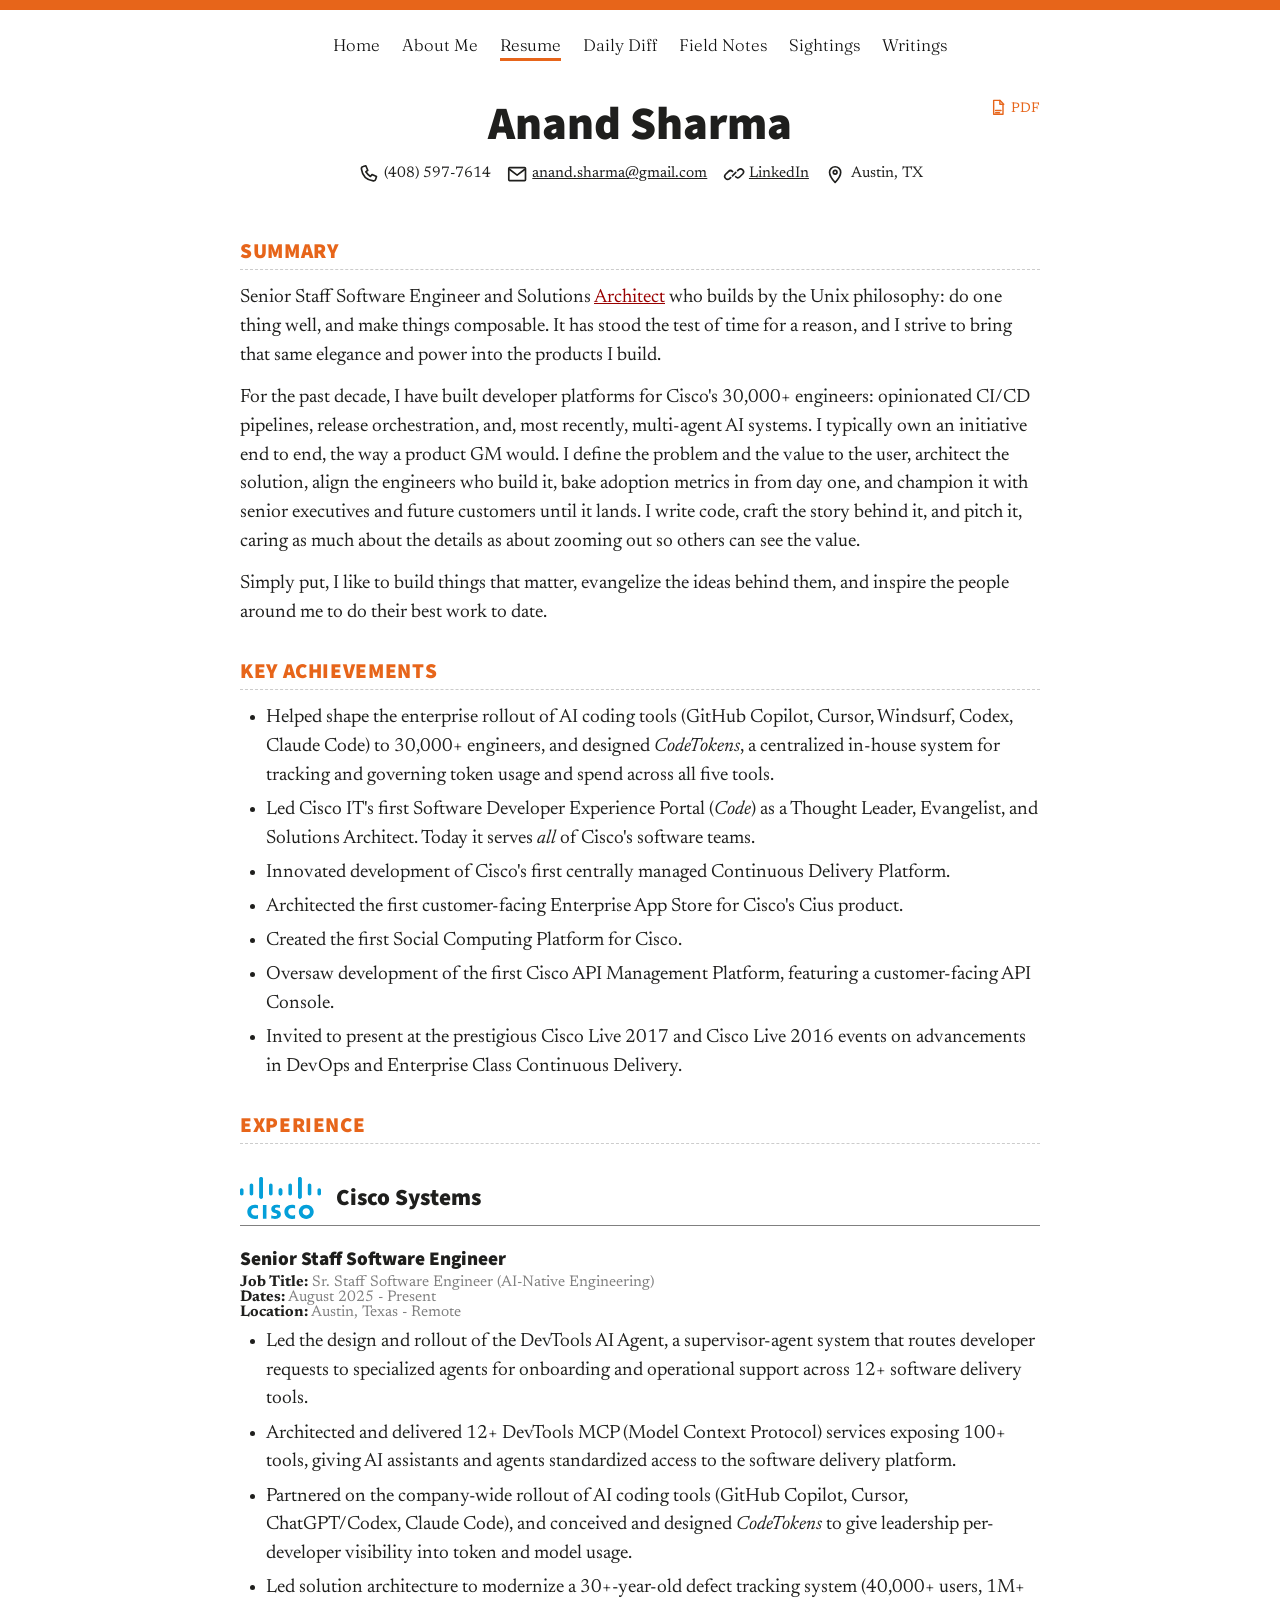
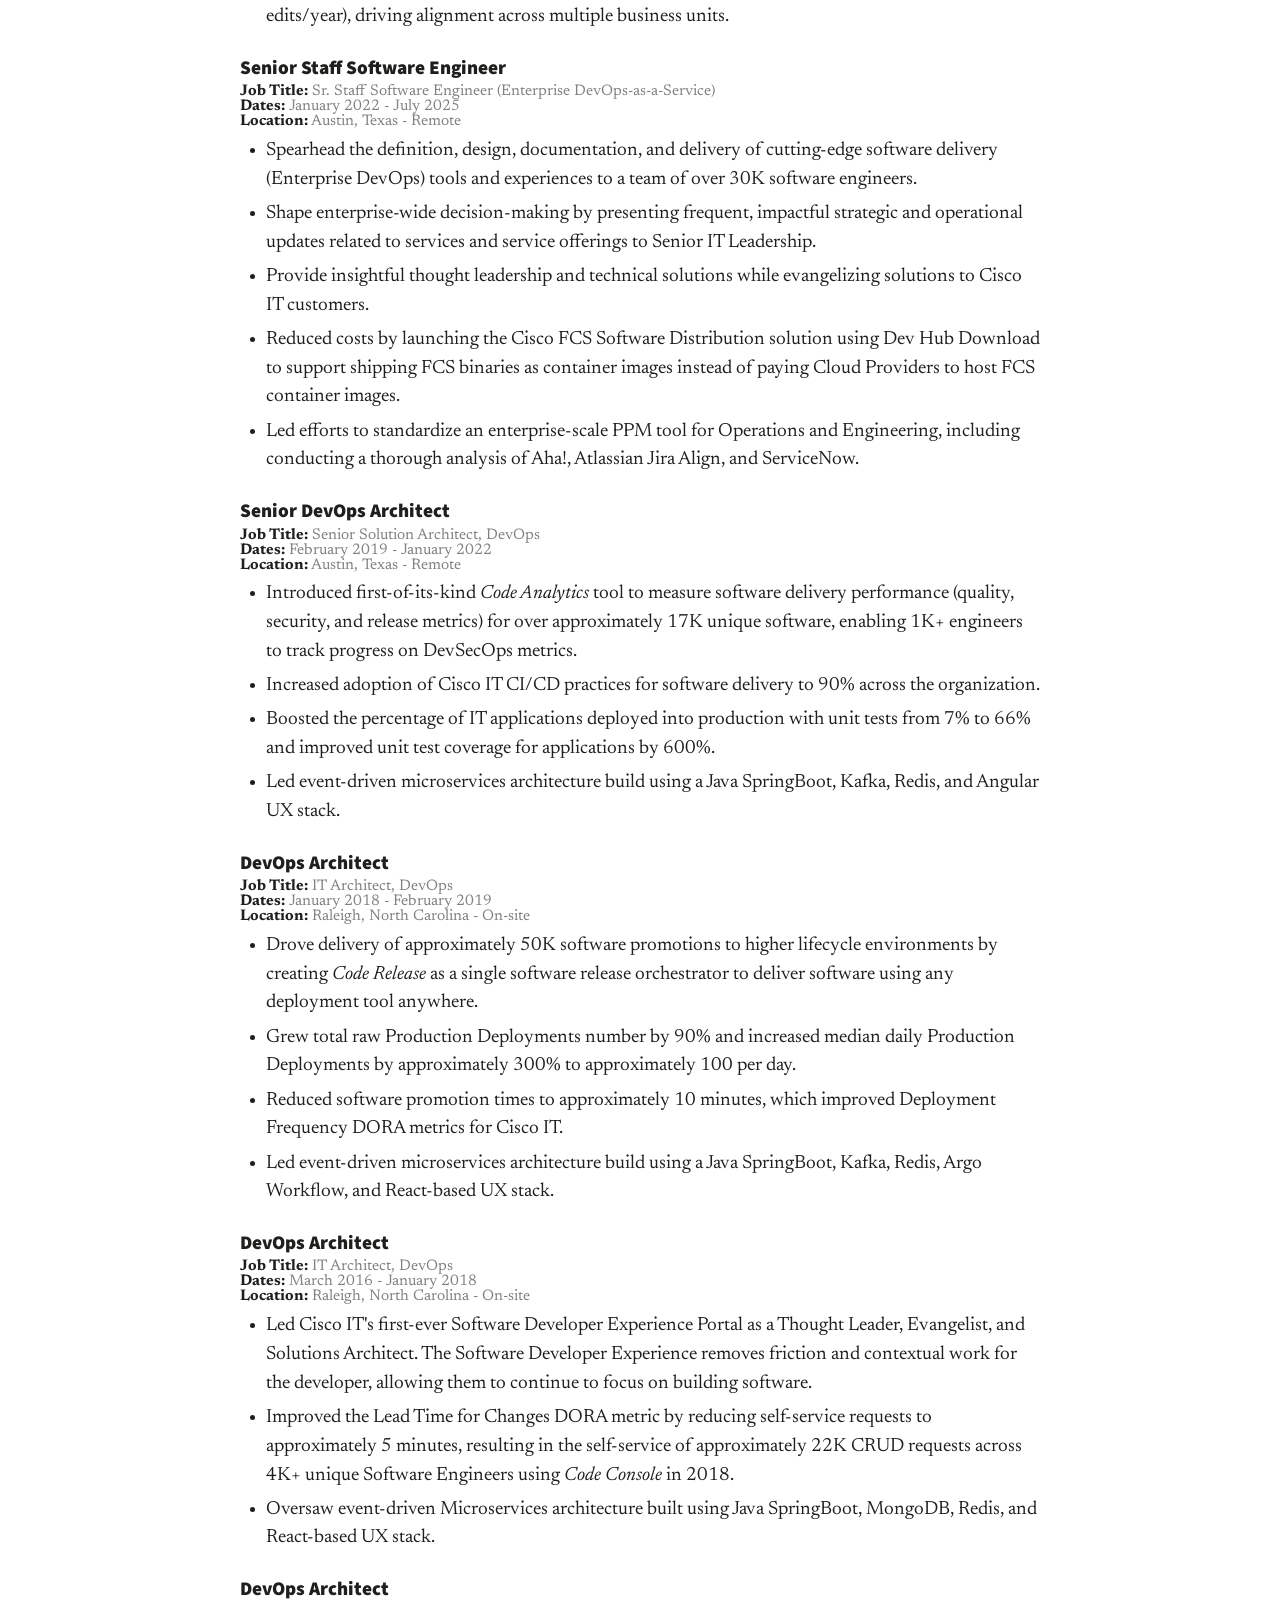
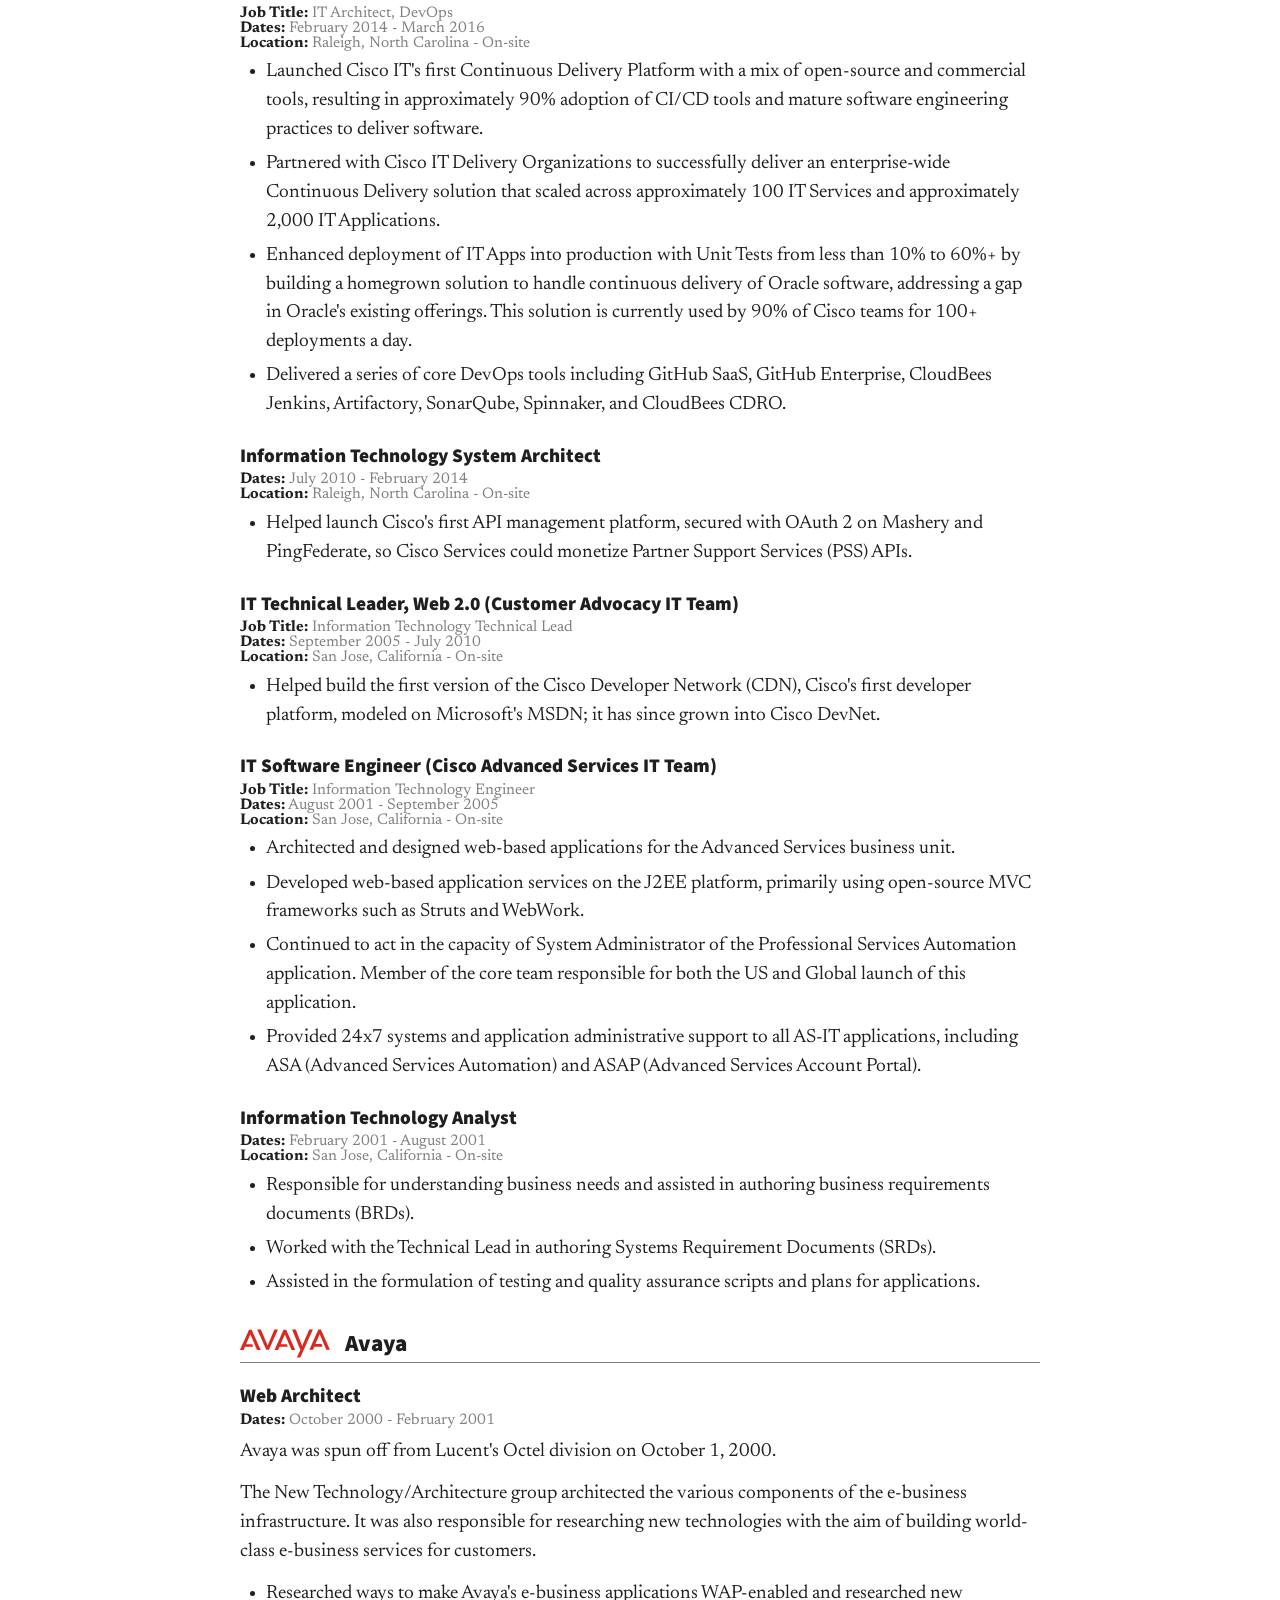
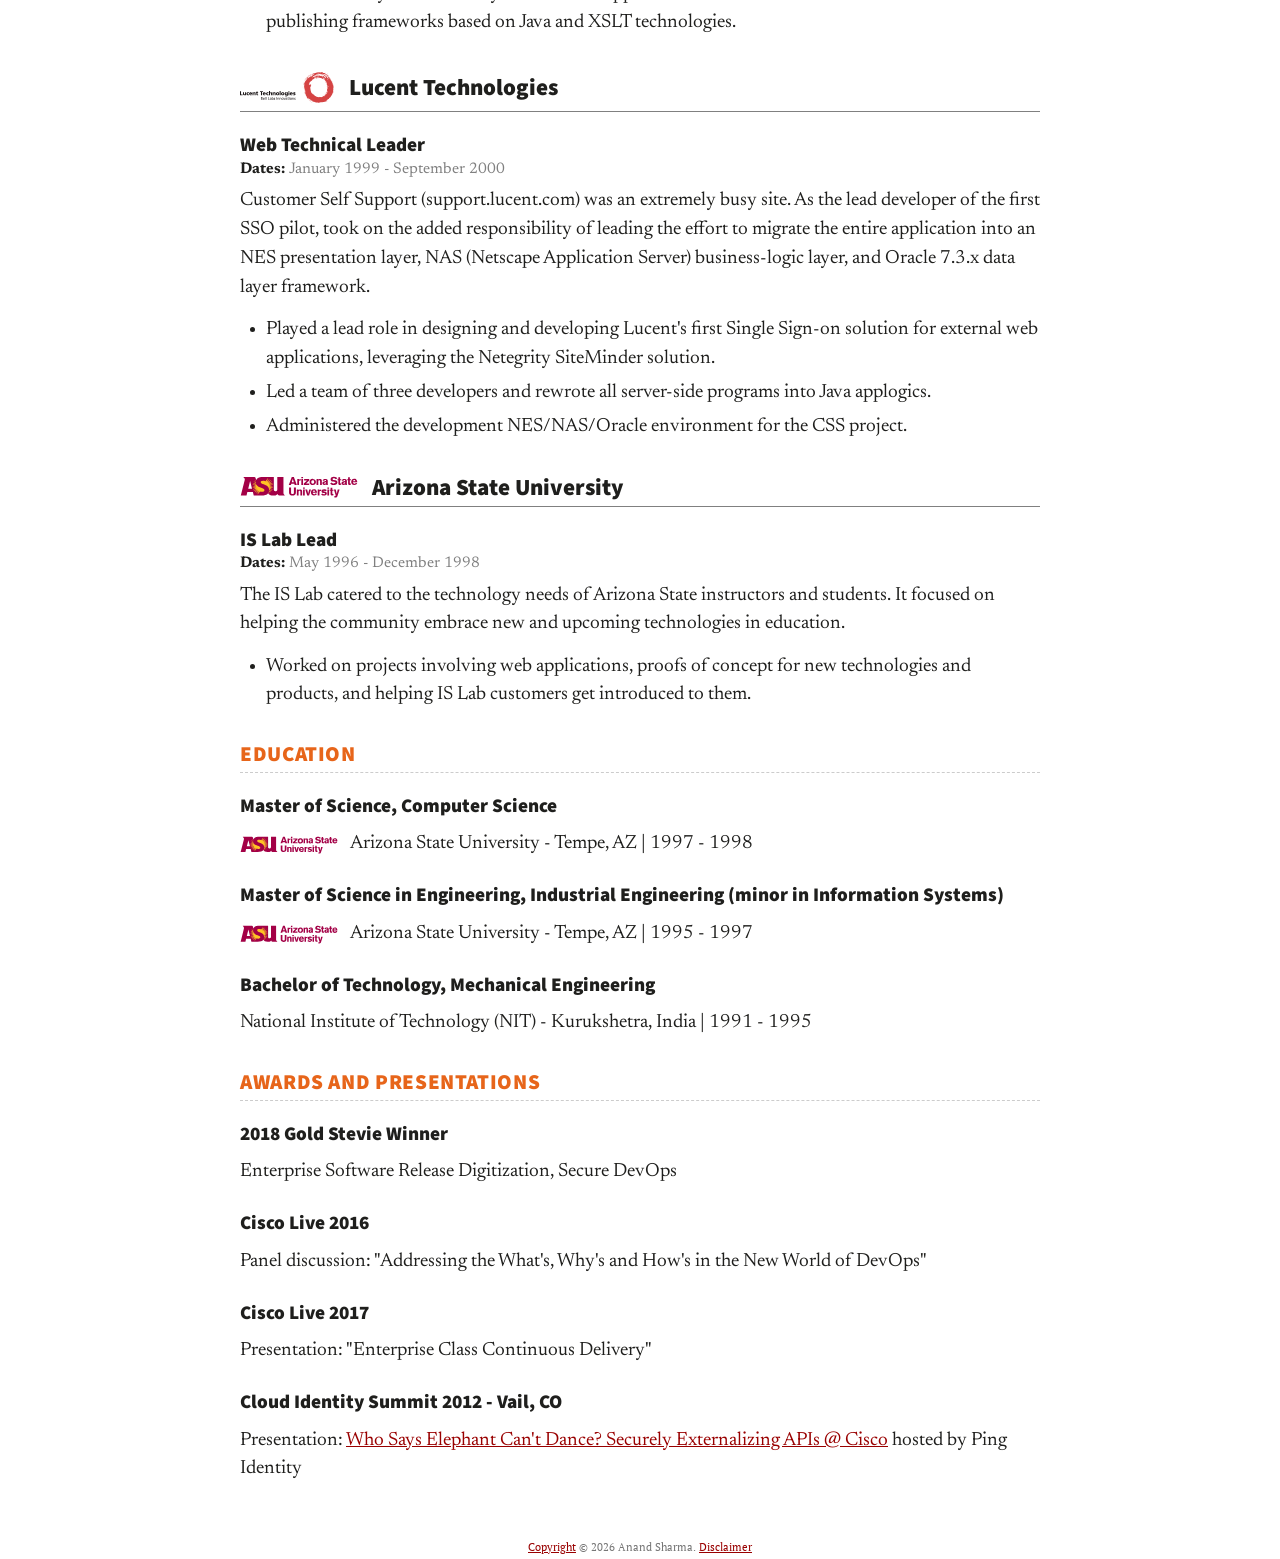
<file: index.html>
<!DOCTYPE html>
<html lang="en">

<head>
    <meta charset="utf-8">
    <meta name="viewport" content="width=device-width, initial-scale=1">
    <title>Anand Sharma's Resume</title>
    <meta name="description"
        content="Anand Sharma's resume: software architect, developer platform builder, and DevOps leader.">
        <link rel="canonical" href="https://resume.indrayam.com/">
        <meta property="og:type" content="website">
        <meta property="og:title" content="Anand Sharma&#x27;s Resume">
        <meta property="og:description" content="Anand Sharma&#x27;s resume: software architect, developer platform builder, and DevOps leader.">
        <meta property="og:url" content="https://resume.indrayam.com/">
        <meta property="og:site_name" content="Anand Sharma&#x27;s Resume">
        <meta property="og:image" content="https://resume.indrayam.com/images/og-resume.png">
        <meta property="og:image:alt" content="Anand Sharma&#x27;s Resume">
        <meta name="twitter:card" content="summary_large_image">
        <meta name="twitter:title" content="Anand Sharma&#x27;s Resume">
        <meta name="twitter:description" content="Anand Sharma&#x27;s resume: software architect, developer platform builder, and DevOps leader.">
        <meta name="twitter:image" content="https://resume.indrayam.com/images/og-resume.png">
    <meta name="content-source" content="./references/resume.md">
    <link rel="icon" href="/favicon.ico" sizes="any">
    <link rel="apple-touch-icon" href="/apple-touch-icon.png">
    <link rel="preconnect" href="https://fonts.googleapis.com">
    <link rel="preconnect" href="https://fonts.gstatic.com" crossorigin>
    <link rel="stylesheet" href="https://fonts.googleapis.com/css2?family=Fraunces:opsz,wght@9..144,300&amp;family=Lora:wght@400;700;900&amp;family=Newsreader:opsz,wght@6..72,400;6..72,700;6..72,900&amp;family=PT+Serif:wght@400;700&amp;family=Source+Sans+Pro:wght@400;700;900&amp;display=swap">
    <link rel="stylesheet" href="./style.css">
</head>

<body class="resume-site">
    <header class="site-header">
      <nav class="site-nav" aria-label="Site navigation">
        <ul>
          <li><a href="https://indrayam.com/">Home</a></li>
          <li><a href="https://blog.indrayam.com/aboutme.html">About Me</a></li>
          <li><a href="https://resume.indrayam.com/" aria-current="page">Resume</a></li>
          <li><a href="https://dailydiff.indrayam.com/">Daily Diff</a></li>
          <li><a href="https://fieldnotes.indrayam.com/">Field Notes</a></li>
          <li><a href="https://sightings.indrayam.com/">Sightings</a></li>
          <li><a href="https://blog.indrayam.com/">Writings</a></li>
        </ul>
      </nav>
    </header>

    <main class="post resume-page">
        <!-- Resume content is maintained in references/resume.md. -->
        <header class="resume-identity">
            <div class="resume-actions">
                <a class="resume-download" href="./output/pdf/anand-sharma-resume.pdf" target="_blank"
                    rel="noopener" aria-label="Open resume as PDF">
                    <svg class="resume-download-icon" xmlns="http://www.w3.org/2000/svg" viewBox="0 0 24 24" fill="none"
                        stroke="currentColor" stroke-width="1.8" stroke-linecap="round" stroke-linejoin="round"
                        aria-hidden="true">
                        <path d="M6 3h8l4 4v14H6z"></path>
                        <path d="M14 3v5h5"></path>
                        <path d="M8.5 16h7"></path>
                        <path d="M8.5 19h5"></path>
                    </svg>
                    <span>PDF</span>
                </a>
            </div>
            <h1>Anand Sharma</h1>
            <div class="resume-contact" aria-label="Contact information">
                <span class="resume-contact-item">
                    <svg class="resume-contact-icon" viewBox="0 0 24 24" aria-hidden="true">
                        <path
                            d="M6.6 3.8 9.5 3l2.1 4.8-2.1 1.7a16.6 16.6 0 0 0 5 5l1.7-2.1 4.8 2.1-.8 2.9c-.3 1.2-1.5 2-2.7 1.8C10.4 18.2 5.8 13.6 4.8 6.5 4.6 5.3 5.4 4.1 6.6 3.8Z">
                        </path>
                    </svg>
                    <span>(408) 597-7614</span>
                </span>
                <a href="mailto:anand.sharma@gmail.com">
                    <svg class="resume-contact-icon" viewBox="0 0 24 24" aria-hidden="true">
                        <rect x="3" y="5" width="18" height="14" rx="1"></rect>
                        <path d="m4 7 8 6 8-6"></path>
                    </svg>
                    <span>anand.sharma@gmail.com</span>
                </a>
                <a href="https://www.linkedin.com/in/indrayam/">
                    <svg class="resume-contact-icon" viewBox="0 0 24 24" aria-hidden="true">
                        <path d="M10.2 13.8 13.8 10.2"></path>
                        <path d="m8.2 15.8-1.1 1.1a3.2 3.2 0 0 1-4.5-4.5l3.2-3.2a3.2 3.2 0 0 1 4.5 0"></path>
                        <path d="m15.8 8.2 1.1-1.1a3.2 3.2 0 0 1 4.5 4.5l-3.2 3.2a3.2 3.2 0 0 1-4.5 0"></path>
                    </svg>
                    <span>LinkedIn</span>
                </a>
                <span class="resume-contact-item">
                    <svg class="resume-contact-icon" viewBox="0 0 24 24" aria-hidden="true">
                        <path d="M12 21s6-6.3 6-11a6 6 0 1 0-12 0c0 4.7 6 11 6 11Z"></path>
                        <circle cx="12" cy="10" r="2"></circle>
                    </svg>
                    <span>Austin, TX</span>
                </span>
            </div>
        </header>

        <h2>Summary</h2>

        <p>Senior Staff Software Engineer and Solutions <a href="/architect.html">Architect</a> who builds by the Unix
            philosophy: do one thing well, and make things composable. It has stood the test of time for a reason, and
            I strive to bring that same elegance and power into the products I build.</p>
        <p>For the past decade, I have built developer platforms for Cisco's 30,000+ engineers: opinionated CI/CD
            pipelines, release orchestration, and, most recently, multi-agent AI systems. I typically own an initiative
            end to end, the way a product GM would. I define the problem and the value to the user, architect the
            solution, align the engineers who build it, bake adoption metrics in from day one, and champion it with
            senior executives and future customers until it lands. I write code, craft the story behind it, and pitch
            it, caring as much about the details as about zooming out so others can see the value.</p>
        <p>Simply put, I like to build things that matter, evangelize the ideas behind them, and inspire the people
            around me to do their best work to date.</p>

        <h2>Key Achievements</h2>
        <ul>
            <li>Helped shape the enterprise rollout of AI coding tools (GitHub Copilot, Cursor, Windsurf, Codex, Claude
                Code) to 30,000+ engineers, and designed <em>CodeTokens</em>, a centralized in-house system for tracking and
                governing token usage and spend across all five tools.</li>
            <li>Led Cisco IT's first Software Developer Experience Portal (<em>Code</em>) as a Thought Leader,
                Evangelist, and Solutions Architect. Today it serves <em>all</em> of Cisco's software teams.</li>
            <li>Innovated development of Cisco's first centrally managed Continuous Delivery Platform.</li>
            <li>Architected the first customer-facing Enterprise App Store for Cisco's Cius product.</li>
            <li>Created the first Social Computing Platform for Cisco.</li>
            <li>Oversaw development of the first Cisco API Management Platform, featuring a customer-facing API Console.
            </li>
            <li>Invited to present at the prestigious Cisco Live 2017 and Cisco Live 2016 events on advancements in
                DevOps and Enterprise Class Continuous Delivery.</li>
        </ul>

        <h2>Experience</h2>

        <h3 class="resume-employer">
            <span class="resume-brand-logo resume-brand-cisco" aria-hidden="true"><img src="./images/cisco.svg"
                    alt="" loading="lazy" decoding="async"></span>
            <span>Cisco Systems</span>
        </h3>

        <section class="resume-role">
            <h4>Senior Staff Software Engineer</h4>
            <p class="resume-meta"><strong>Job Title:</strong> Sr. Staff Software Engineer (AI-Native
                Engineering)<br><strong>Dates:</strong> August 2025 - Present<br><strong>Location:</strong>
                Austin, Texas - Remote</p>
            <ul>
                <li>Led the design and rollout of the DevTools AI Agent, a supervisor-agent system that routes developer
                    requests to specialized agents for onboarding and operational support across 12+ software delivery
                    tools.</li>
                <li>Architected and delivered 12+ DevTools MCP (Model Context Protocol) services exposing 100+ tools,
                    giving AI assistants and agents standardized access to the software delivery platform.</li>
                <li>Partnered on the company-wide rollout of AI coding tools (GitHub Copilot, Cursor, ChatGPT/Codex,
                    Claude Code), and conceived and designed <em>CodeTokens</em> to give leadership per-developer visibility into
                    token and model usage.</li>
                <li>Led solution architecture to modernize a 30+-year-old defect tracking system (40,000+ users, 1M+
                    edits/year), driving alignment across multiple business units.</li>
            </ul>
        </section>

        <section class="resume-role">
            <h4>Senior Staff Software Engineer</h4>
            <p class="resume-meta"><strong>Job Title:</strong> Sr. Staff Software Engineer (Enterprise
                DevOps-as-a-Service)<br><strong>Dates:</strong> January 2022 - July 2025<br><strong>Location:</strong>
                Austin, Texas - Remote</p>
            <ul>
                <li>Spearhead the definition, design, documentation, and delivery of cutting-edge software delivery
                    (Enterprise DevOps) tools and experiences to a team of over 30K software engineers.</li>
                <li>Shape enterprise-wide decision-making by presenting frequent, impactful strategic and operational
                    updates related to services and service offerings to Senior IT Leadership.</li>
                <li>Provide insightful thought leadership and technical solutions while evangelizing solutions to Cisco
                    IT customers.</li>
                <li>Reduced costs by launching the Cisco FCS Software Distribution solution using Dev Hub Download to
                    support shipping FCS binaries as container images instead of paying Cloud Providers to host FCS
                    container images.</li>
                <li>Led efforts to standardize an enterprise-scale PPM tool for Operations and Engineering, including
                    conducting a thorough analysis of Aha!, Atlassian Jira Align, and ServiceNow.</li>
            </ul>
        </section>

        <section class="resume-role">
            <h4>Senior DevOps Architect</h4>
            <p class="resume-meta"><strong>Job Title:</strong> Senior Solution Architect,
                DevOps<br><strong>Dates:</strong> February 2019 - January 2022<br><strong>Location:</strong> Austin,
                Texas - Remote</p>
            <ul>
                <li>Introduced first-of-its-kind <em>Code Analytics</em> tool to measure software delivery performance (quality,
                    security, and release metrics) for over approximately 17K unique software, enabling 1K+ engineers to
                    track progress on DevSecOps metrics.</li>
                <li>Increased adoption of Cisco IT CI/CD practices for software delivery to 90% across the organization.
                </li>
                <li>Boosted the percentage of IT applications deployed into production with unit tests from 7% to 66%
                    and improved unit test coverage for applications by 600%.</li>
                <li>Led event-driven microservices architecture build using a Java SpringBoot, Kafka, Redis, and Angular
                    UX stack.</li>
            </ul>
        </section>

        <section class="resume-role">
            <h4>DevOps Architect</h4>
            <p class="resume-meta"><strong>Job Title:</strong> IT Architect, DevOps<br><strong>Dates:</strong> January
                2018 - February 2019<br><strong>Location:</strong> Raleigh, North Carolina - On-site</p>
            <ul>
                <li>Drove delivery of approximately 50K software promotions to higher lifecycle environments by creating
                    <em>Code Release</em> as a single software release orchestrator to deliver software using any deployment tool
                    anywhere.</li>
                <li>Grew total raw Production Deployments number by 90% and increased median daily Production
                    Deployments by approximately 300% to approximately 100 per day.</li>
                <li>Reduced software promotion times to approximately 10 minutes, which improved Deployment Frequency
                    DORA metrics for Cisco IT.</li>
                <li>Led event-driven microservices architecture build using a Java SpringBoot, Kafka, Redis, Argo
                    Workflow, and React-based UX stack.</li>
            </ul>
        </section>

        <section class="resume-role">
            <h4>DevOps Architect</h4>
            <p class="resume-meta"><strong>Job Title:</strong> IT Architect, DevOps<br><strong>Dates:</strong> March
                2016 - January 2018<br><strong>Location:</strong> Raleigh, North Carolina - On-site</p>
            <ul>
                <li>Led Cisco IT's first-ever Software Developer Experience Portal as a Thought Leader, Evangelist, and
                    Solutions Architect. The Software Developer Experience removes friction and contextual work for the
                    developer, allowing them to continue to focus on building software.</li>
                <li>Improved the Lead Time for Changes DORA metric by reducing self-service requests to approximately 5
                    minutes, resulting in the self-service of approximately 22K CRUD requests across 4K+ unique Software
                    Engineers using <em>Code Console</em> in 2018.</li>
                <li>Oversaw event-driven Microservices architecture built using Java SpringBoot, MongoDB, Redis, and
                    React-based UX stack.</li>
            </ul>
        </section>

        <section class="resume-role">
            <h4>DevOps Architect</h4>
            <p class="resume-meta"><strong>Job Title:</strong> IT Architect, DevOps<br><strong>Dates:</strong>
                February 2014 - March 2016<br><strong>Location:</strong> Raleigh, North Carolina - On-site</p>
            <ul>
                <li>Launched Cisco IT's first Continuous Delivery Platform with a mix of open-source and commercial
                    tools, resulting in approximately 90% adoption of CI/CD tools and mature software engineering
                    practices to deliver software.</li>
                <li>Partnered with Cisco IT Delivery Organizations to successfully deliver an enterprise-wide Continuous
                    Delivery solution that scaled across approximately 100 IT Services and approximately 2,000 IT
                    Applications.</li>
                <li>Enhanced deployment of IT Apps into production with Unit Tests from less than 10% to 60%+ by
                    building a homegrown solution to handle continuous delivery of Oracle software, addressing a gap in
                    Oracle's existing offerings. This solution is currently used by 90% of Cisco teams for 100+
                    deployments a day.</li>
                <li>Delivered a series of core DevOps tools including GitHub SaaS, GitHub Enterprise, CloudBees Jenkins,
                    Artifactory, SonarQube, Spinnaker, and CloudBees CDRO.</li>
            </ul>
        </section>

        <section class="resume-role">
            <h4>Information Technology System Architect</h4>
            <p class="resume-meta"><strong>Dates:</strong> July 2010 - February 2014<br><strong>Location:</strong>
                Raleigh, North Carolina - On-site</p>
            <ul>
                <li>Helped launch Cisco's first API management platform, secured with OAuth 2 on Mashery and
                    PingFederate, so Cisco Services could monetize Partner Support Services (PSS) APIs.</li>
            </ul>
        </section>

        <section class="resume-role">
            <h4>IT Technical Leader, Web 2.0 (Customer Advocacy IT Team)</h4>
            <p class="resume-meta"><strong>Job Title:</strong> Information Technology Technical
                Lead<br><strong>Dates:</strong> September 2005 - July 2010<br><strong>Location:</strong> San Jose,
                California - On-site</p>
            <ul>
                <li>Helped build the first version of the Cisco Developer Network (CDN), Cisco's first developer
                    platform, modeled on Microsoft's MSDN; it has since grown into Cisco DevNet.</li>
            </ul>
        </section>

        <section class="resume-role">
            <h4>IT Software Engineer (Cisco Advanced Services IT Team)</h4>
            <p class="resume-meta"><strong>Job Title:</strong> Information Technology Engineer<br><strong>Dates:</strong> August 2001 - September 2005<br><strong>Location:</strong> San Jose,
                California - On-site</p>
            <ul>
                <li>Architected and designed web-based applications for the Advanced Services business unit.</li>
                <li>Developed web-based application services on the J2EE platform, primarily using open-source MVC
                    frameworks such as Struts and WebWork.</li>
                <li>Continued to act in the capacity of System Administrator of the Professional Services Automation
                    application. Member of the core team responsible for both the US and Global launch of this
                    application.</li>
                <li>Provided 24x7 systems and application administrative support to all AS-IT applications, including
                    ASA (Advanced Services Automation) and ASAP (Advanced Services Account Portal).</li>
            </ul>
        </section>

        <section class="resume-role">
            <h4>Information Technology Analyst</h4>
            <p class="resume-meta"><strong>Dates:</strong> February 2001 - August 2001<br><strong>Location:</strong> San Jose,
                California - On-site</p>
            <ul>
                <li>Responsible for understanding business needs and assisted in authoring business requirements
                    documents (BRDs).</li>
                <li>Worked with the Technical Lead in authoring Systems Requirement Documents (SRDs).</li>
                <li>Assisted in the formulation of testing and quality assurance scripts and plans for applications.
                </li>
            </ul>
        </section>

        <h3 class="resume-employer">
            <span class="resume-brand-logo resume-brand-avaya" aria-hidden="true"><img src="./images/avaya.svg"
                    alt="" loading="lazy" decoding="async"></span>
            <span>Avaya</span>
        </h3>
        <section class="resume-role">
            <h4>Web Architect</h4>
            <p class="resume-meta"><strong>Dates:</strong> October 2000 - February 2001</p>
            <p>Avaya was spun off from Lucent's Octel division on October 1, 2000.</p>
            <p>The New Technology/Architecture group architected the various components of the e-business
                infrastructure. It was also responsible for researching new technologies with the aim of building
                world-class e-business services for customers.</p>
            <ul>
                <li>Researched ways to make Avaya's e-business applications WAP-enabled and researched new publishing
                    frameworks based on Java and XSLT technologies.</li>
            </ul>
        </section>

        <h3 class="resume-employer">
            <span class="resume-brand-logo resume-brand-lucent" aria-hidden="true"><img src="./images/lucent.svg"
                    alt="" loading="lazy" decoding="async"></span>
            <span>Lucent Technologies</span>
        </h3>
        <section class="resume-role">
            <h4>Web Technical Leader</h4>
            <p class="resume-meta"><strong>Dates:</strong> January 1999 - September 2000</p>
            <p>Customer Self Support (support.lucent.com) was an extremely busy site. As the lead developer of the first
                SSO pilot, took on the added responsibility of leading the effort to migrate the entire application into
                an NES presentation layer, NAS (Netscape Application Server) business-logic layer, and Oracle 7.3.x data
                layer framework.</p>
            <ul>
                <li>Played a lead role in designing and developing Lucent's first Single Sign-on solution for external
                    web applications, leveraging the Netegrity SiteMinder solution.</li>
                <li>Led a team of three developers and rewrote all server-side programs into Java applogics.</li>
                <li>Administered the development NES/NAS/Oracle environment for the CSS project.</li>
            </ul>
        </section>

        <h3 class="resume-employer">
            <span class="resume-brand-logo resume-brand-asu" aria-hidden="true"><img src="./images/asu.svg"
                    alt="" loading="lazy" decoding="async"></span>
            <span>Arizona State University</span>
        </h3>
        <section class="resume-role">
            <h4>IS Lab Lead</h4>
            <p class="resume-meta"><strong>Dates:</strong> May 1996 - December 1998</p>
            <p>The IS Lab catered to the technology needs of Arizona State instructors and students. It focused on
                helping the community embrace new and upcoming technologies in education.</p>
            <ul>
                <li>Worked on projects involving web applications, proofs of concept for new technologies and products,
                    and helping IS Lab customers get introduced to them.</li>
            </ul>
        </section>

        <h2>Education</h2>
        <section class="resume-role">
            <h3 class="resume-item">Master of Science, Computer Science</h3>
            <div class="resume-institution">
                <span class="resume-brand-logo resume-brand-asu" aria-hidden="true"><img src="./images/asu.svg"
                        alt="" loading="lazy" decoding="async"></span>
                <span>Arizona State University - Tempe, AZ | 1997 - 1998</span>
            </div>
        </section>
        <section class="resume-role">
            <h3 class="resume-item">Master of Science in Engineering, Industrial Engineering (minor in Information Systems)</h3>
            <div class="resume-institution">
                <span class="resume-brand-logo resume-brand-asu" aria-hidden="true"><img src="./images/asu.svg"
                        alt="" loading="lazy" decoding="async"></span>
                <span>Arizona State University - Tempe, AZ | 1995 - 1997</span>
            </div>
        </section>
        <section class="resume-role">
            <h3 class="resume-item">Bachelor of Technology, Mechanical Engineering</h3>
            <div class="resume-institution">
                <span>National Institute of Technology (NIT) - Kurukshetra, India | 1991 - 1995</span>
            </div>
        </section>

        <h2>Awards and Presentations</h2>
        <section class="resume-role">
            <h3 class="resume-item">2018 Gold Stevie Winner</h3>
            <p>Enterprise Software Release Digitization, Secure DevOps</p>
        </section>

        <section class="resume-role">
            <h3 class="resume-item">Cisco Live 2016</h3>
            <p>Panel discussion: "Addressing the What's, Why's and How's in the New World of DevOps"</p>
        </section>
        <section class="resume-role">
            <h3 class="resume-item">Cisco Live 2017</h3>
            <p>Presentation: "Enterprise Class Continuous Delivery"</p>
        </section>
        <section class="resume-role">
            <h3 class="resume-item">Cloud Identity Summit 2012 - Vail, CO</h3>
            <p>Presentation: <a
                    href="https://www.slideshare.net/slideshow/who-says-elephant-cant-dance/13698356?utm_source=clipboard_share_button&amp;utm_campaign=slideshare_make_sharing_viral_v2&amp;utm_variation=variant&amp;utm_medium=share">Who
                    Says Elephant Can't Dance? Securely Externalizing APIs @ Cisco</a> hosted by Ping Identity</p>
        </section>
    </main>

    <footer class="copyright">
        <a href="https://creativecommons.org/licenses/by-nd-nc/1.0/">Copyright</a> &copy; 2026 Anand Sharma. <a
            href="https://blog.indrayam.com/disclaimer.html">Disclaimer</a>
    </footer>
</body>

</html>
</file>
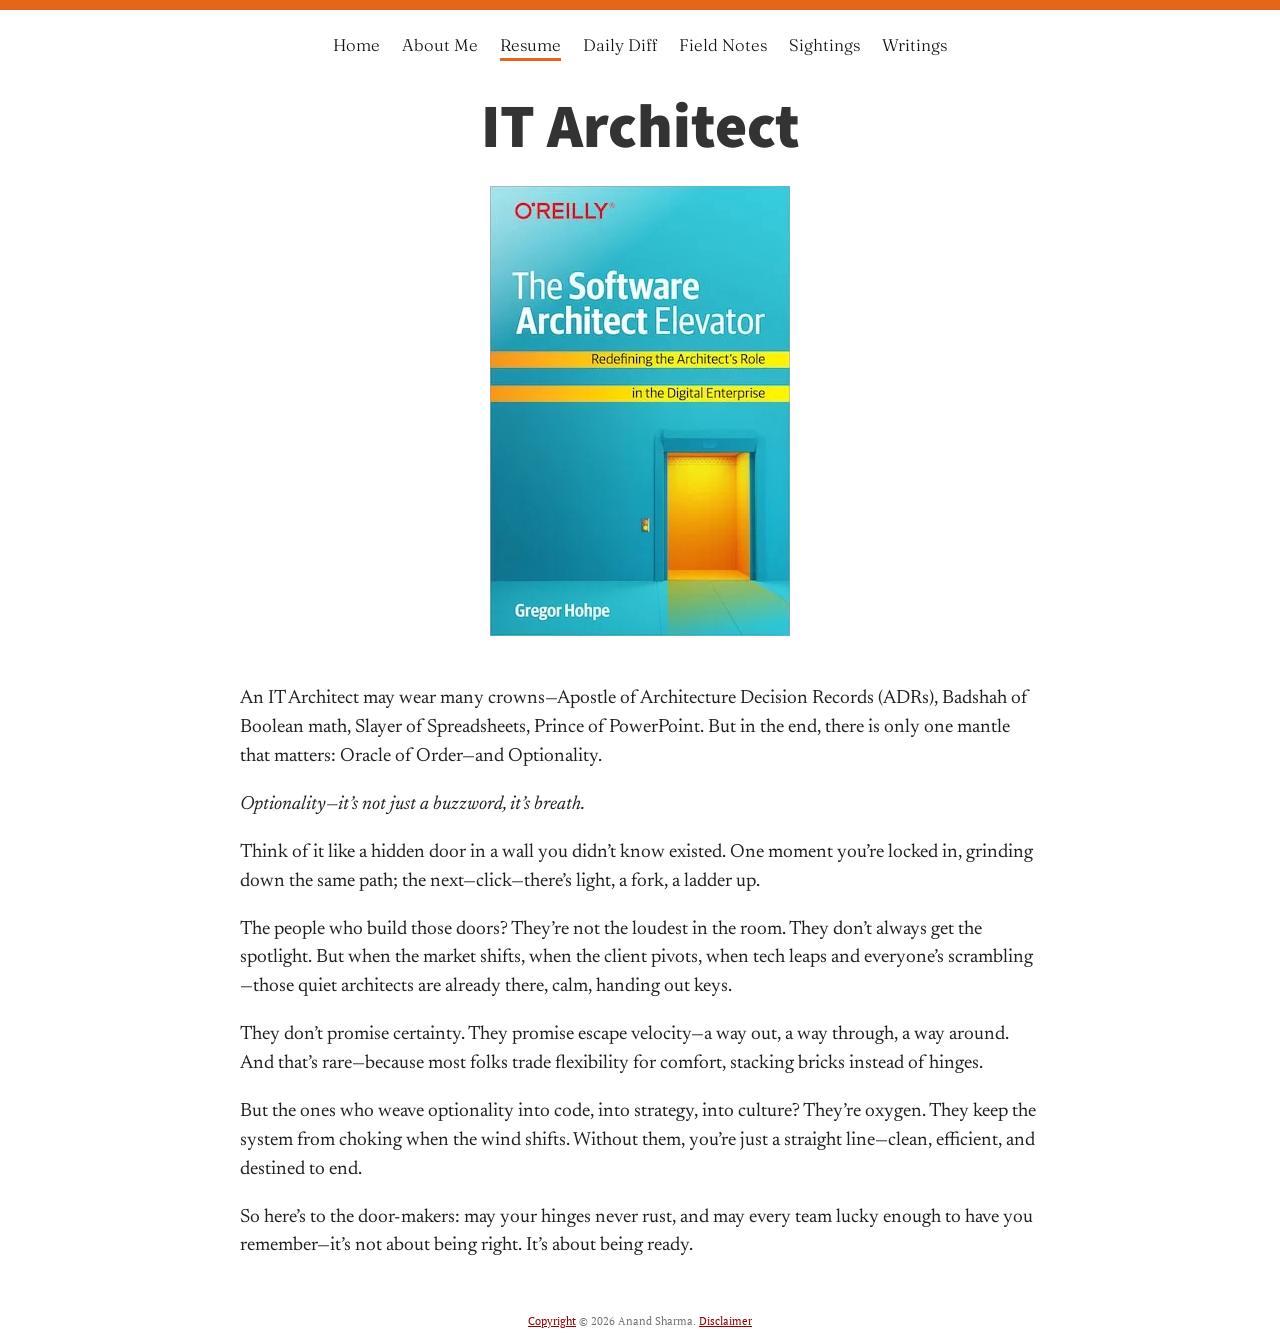
<file: architect.html>
<!DOCTYPE html>
<html lang="en">
<head>
    <meta charset="utf-8">
    <meta name="viewport" content="width=device-width, initial-scale=1">
    <title>IT Architect - Anand Sharma's Resume</title>
    <meta name="description" content="Anand Sharma's perspective on IT architecture, optionality, and building systems that stay ready for change.">
        <link rel="canonical" href="https://resume.indrayam.com/architect.html">
        <meta property="og:type" content="website">
        <meta property="og:title" content="IT Architect - Anand Sharma&#x27;s Resume">
        <meta property="og:description" content="Anand Sharma&#x27;s perspective on IT architecture, optionality, and building systems that stay ready for change.">
        <meta property="og:url" content="https://resume.indrayam.com/architect.html">
        <meta property="og:site_name" content="Anand Sharma&#x27;s Resume">
        <meta property="og:image" content="https://resume.indrayam.com/images/og-resume.png">
        <meta property="og:image:alt" content="IT Architect - Anand Sharma&#x27;s Resume">
        <meta name="twitter:card" content="summary_large_image">
        <meta name="twitter:title" content="IT Architect - Anand Sharma&#x27;s Resume">
        <meta name="twitter:description" content="Anand Sharma&#x27;s perspective on IT architecture, optionality, and building systems that stay ready for change.">
        <meta name="twitter:image" content="https://resume.indrayam.com/images/og-resume.png">
    <link rel="icon" href="/favicon.ico" sizes="any">
    <link rel="apple-touch-icon" href="/apple-touch-icon.png">
    <link rel="preconnect" href="https://fonts.googleapis.com">
    <link rel="preconnect" href="https://fonts.gstatic.com" crossorigin>
    <link rel="stylesheet" href="https://fonts.googleapis.com/css2?family=Fraunces:opsz,wght@9..144,300&amp;family=Lora:wght@400;700;900&amp;family=Newsreader:opsz,wght@6..72,400;6..72,700;6..72,900&amp;family=PT+Serif:wght@400;700&amp;family=Source+Sans+Pro:wght@400;700;900&amp;display=swap">
    <link rel="stylesheet" href="./style.css">
</head>
<body class="architect-site">
<header class="site-header">
  <nav class="site-nav" aria-label="Site navigation">
    <ul>
      <li><a href="https://indrayam.com/">Home</a></li>
      <li><a href="https://blog.indrayam.com/aboutme.html">About Me</a></li>
      <li><a href="https://resume.indrayam.com/" aria-current="page">Resume</a></li>
      <li><a href="https://dailydiff.indrayam.com/">Daily Diff</a></li>
      <li><a href="https://fieldnotes.indrayam.com/">Field Notes</a></li>
      <li><a href="https://sightings.indrayam.com/">Sightings</a></li>
      <li><a href="https://blog.indrayam.com/">Writings</a></li>
    </ul>
  </nav>
</header>

<main class="post article-page">
    <header class="page-masthead">
        <h1 class="page-masthead-name">IT Architect</h1>
    </header>

    <div class="architect-book">
        <a href="https://architectelevator.com/book/" target="_blank" rel="noopener noreferrer">
            <picture>
                <source srcset="./images/software-architect-elevator.webp" type="image/webp">
                <img src="./images/software-architect-elevator.jpg" width="300" height="450" alt="The Software Architect Elevator by Gregor Hohpe" loading="lazy" decoding="async">
            </picture>
        </a>
    </div>

    <p>An IT Architect may wear many crowns—Apostle of Architecture Decision Records (ADRs), Badshah of Boolean math, Slayer of Spreadsheets, Prince of PowerPoint. But in the end, there is only one mantle that matters: Oracle of Order—and Optionality.</p>

    <p class="architect-mantra">Optionality—it’s not just a buzzword, it’s breath.</p>

    <p>Think of it like a hidden door in a wall you didn’t know existed. One moment you’re locked in, grinding down the same path; the next—click—there’s light, a fork, a ladder up.</p>

    <p>The people who build those doors? They’re not the loudest in the room. They don’t always get the spotlight. But when the market shifts, when the client pivots, when tech leaps and everyone’s scrambling—those quiet architects are already there, calm, handing out keys.</p>

    <p>They don’t promise certainty. They promise escape velocity—a way out, a way through, a way around. And that’s rare—because most folks trade flexibility for comfort, stacking bricks instead of hinges.</p>

    <p>But the ones who weave optionality into code, into strategy, into culture? They’re oxygen. They keep the system from choking when the wind shifts. Without them, you’re just a straight line—clean, efficient, and destined to end.</p>

    <p>So here’s to the door-makers: may your hinges never rust, and may every team lucky enough to have you remember—it’s not about being right. It’s about being ready.</p>
</main>

<footer class="copyright">
    <a href="https://creativecommons.org/licenses/by-nd-nc/1.0/">Copyright</a> &copy; 2026 Anand Sharma. <a href="https://blog.indrayam.com/disclaimer.html">Disclaimer</a>
</footer>
</body>
</html>
</file>
<file: style.css>
/*  
Theme Name: Emma
Theme URI: http://indrayam.com/
Description: A simple theme with lots of orange.
Version: 1.0
Author: Anand Sharma
Author URI: http://indrayam.com/

*/

/* Shared visual vocabulary with the main site. */
:root {
	--color-text: #333333;
	--color-heading: #333333;
	--color-content: #1f1f1d;
	--color-muted: #808080;
	--color-faint: #999999;
	--color-link: #990000;
	--color-accent: #e7651a;
	--color-panel: #ffffff;
	--color-panel-alt: #fcf7f4;
	--color-border: #808080;
	--color-border-light: #cccccc;
	--color-quote-border: #ebd4c8;
	--color-archive-border: #cbd5d8;
	--color-archive-accent: #8fa6ad;
	--font-site-body: "PT Serif", Georgia, "Times New Roman", serif;
	--font-content: Newsreader, Georgia, "Times New Roman", serif;
	--font-heading: Lora, Georgia, "Times New Roman", serif;
	--font-ui: "Source Sans Pro", Arial, sans-serif;
}

/* Shared responsive baseline for every page in this project. */
html {
	max-width: 100%;
	overflow-x: hidden;
}

*,
*::before,
*::after {
	box-sizing: border-box;
}

img,
svg,
video,
canvas {
	max-width: 100%;
	height: auto;
}

iframe,
object,
embed {
	max-width: 100%;
}

.post iframe,
.post object,
.post embed {
	display: block;
	width: 100%;
}

table {
	max-width: 100%;
	overflow-x: auto;
}

.post table {
	display: block;
	width: 100%;
	overflow-x: auto;
}

pre,
code,
a {
	max-width: 100%;
	overflow-wrap: anywhere;
}

body {
	margin: 0 0 5px;
	max-width: 100%;
	overflow-x: hidden;
	color: var(--color-text);
	font-family: var(--font-site-body);
	font-size: 17px;
	background-image: url("./images/blue-dash.gif");
	border-top: 10px solid var(--color-accent);
}

h1 {
	font-family: var(--font-heading);
	font-size: 2em;
	font-weight: 900;
	line-height: normal;
	margin-top: 0pt;
	margin-bottom: 0pt;
	padding-top: 1pt;
}

h2 {
	font-family: var(--font-heading);
	font-size: 1.5em;
	font-weight: 700;
	line-height: normal;
	margin-top: 0pt;
	margin-bottom: 5pt;
	padding-top: 0pt;
	border-style: none none dashed none;
	border-color: var(--color-border-light);
	border-width: 0 0 1px 0;
}

h2 a {
	color: var(--color-heading);
	text-decoration: none;
}

h3 {
	font-size: 1.17em;
	font-weight: normal;
	line-height: normal;
	color: var(--color-muted);
	margin-top: 0pt;
	padding-top: 0pt;
}

h4 {
	font-size: 1em;
	font-weight: bold;
	line-height: normal;
	color: var(--color-muted);
	margin-top: 0pt;
	margin-bottom: 0pt;
	padding-top: 0pt;
}

a {
	color: var(--color-link);
	text-decoration: underline;
}

blockquote {
	font: normal 17px/1.6 var(--font-heading);
	margin: 1.2em clamp(10px, 5vw, 45px) 1.4em;
	border: 1px solid var(--color-quote-border);
	border-left: 4px solid var(--color-accent);
	padding: 12px 16px 10px 16px;
	background-color: var(--color-panel-alt);
}

blockquote p {
	margin: 0;
}

blockquote cite {
	display: block;
	margin-top: 10px;
	font: italic 14px/1.5 var(--font-site-body);
	color: #666666;
	text-align: right;
}

blockquote cite a {
	color: var(--color-link);
}

.archival-note {
	font: italic 11pt Georgia, "Times New Roman", Times, serif;
	line-height: 1.55;
	text-align: left;
	margin: 1.2em clamp(10px, 5vw, 45px) 1.4em;
	border: 1px solid var(--color-archive-border);
	border-left: 4px solid var(--color-archive-accent);
	padding: 12px 16px 10px 16px;
	background-color: #f4f7f7;
	color: #59666a;
}

.archival-note p {
	margin: 0;
}

pre {
	font: normal 9pt courier, sans-serif;
	margin-left: 10px; 
	margin-right: 10px; 
	border: 1px solid var(--color-accent);
	border-left: 1px solid var(--color-accent);
	padding: 5px 5px 5px 10px;
	background-color: #FFFFCC;
	overflow: auto;
	max-width: 100%;
}

/* Reusable content components */

.post {
	margin-top: 24pt;
	margin-bottom: 10pt;
	background-color: var(--color-panel);
	border: 1px solid var(--color-border);
	padding:15px;
	width: calc(100% - 20px);
	max-width: 760px;
	margin-left: auto;
	margin-right: auto;
	min-width: 0;
	overflow-wrap: anywhere;
}

.copyright {
	font-family: var(--font-site-body);
	font-size: 0.6875rem;
	margin-top: 5px;
	text-align:center;
	color: #767676;
}

/* Narrower viewports: content nearly full width with 10px insets. */
@media screen and (max-width: 899px) {
	.post {
		width: auto !important;
		max-width: none !important;
		margin-left: 10px !important;
		margin-right: 10px !important;
	}

	.post {
		padding: 12px;
	}

	blockquote,
	.archival-note {
		margin-left: 0.5rem;
		margin-right: 0.5rem;
	}
}

/* Give large desktop screens a little more breathing room without changing
   the existing tablet and phone layouts. */
@media screen and (min-width: 1280px) and (hover: hover) and (pointer: fine) {
	.post {
		max-width: 840px;
	}
}

/* Resume page additions. The surrounding chrome intentionally remains the
   same as the blog: the resume is another post on the same site. */
.resume-page {
	padding: 20px;
	font-family: var(--font-content);
	font-size: 19.2px;
	line-height: 1.5;
	color: var(--color-content);
}

.resume-identity {
	position: relative;
	clear: both;
	margin: 0 0 1.25em;
	padding: 0.2em 0 1.2em;
	text-align: center;
}

.resume-actions {
	position: absolute;
	top: 0;
	right: 0;
	display: inline-flex;
	align-items: center;
	gap: 0.9em;
}

/* PDF and DOCX links */
.resume-download {
	display: inline-flex;
	align-items: center;
	gap: 0.25em;
	color: var(--color-accent);
	font-size: 0.72em;
	text-decoration: none;
}

.resume-download-icon {
	width: 1.35em;
	height: 1.35em;
}

/* The labels are capitals with no descenders, so centering the line box
   leaves them about 2px above the icon's middle; nudge them down. */
.resume-download span {
	position: relative;
	top: 0.14em;
}

.article-page {
	clear: both;
	padding: 20px;
	font-family: var(--font-content);
	font-size: 19.2px;
	line-height: 1.5;
	color: var(--color-content);
}

.error-page {
	font-family: var(--font-content);
	font-size: 19.2px;
	line-height: 1.5;
	color: var(--color-content);
}

.error-page .aboutme-hero {
	clear: both;
	margin: 0 auto 28px;
	text-align: center;
}

.error-page .aboutme-hero img {
	display: block;
	height: auto;
	width: 80%;
	max-width: 100%;
	margin: 0 auto;
}

.error-page .aboutme-image-caption {
	width: 80%;
	margin: 4px auto 0;
	color: #767676;
	font-size: 0.5625rem;
	line-height: 1.3;
	text-align: center;
}

.error-page .aboutme {
	margin: 0;
	padding: 0;
}

.error-page .error-code {
	box-sizing: border-box;
	max-width: 100%;
	margin: 1.4rem 0;
	padding: 1rem 1.15rem;
	overflow-x: auto;
	color: var(--color-content);
	background: var(--color-panel-alt);
	border: 1px solid var(--color-border-light);
	border-left: 4px solid var(--color-accent);
	border-radius: 6px;
	font: 0.9rem/1.55 ui-monospace, SFMono-Regular, Menlo, Monaco, Consolas, "Liberation Mono", "Courier New", monospace;
	white-space: pre;
}

.error-page .error-code code {
	font: inherit;
}

.architect-book {
	margin: 1.4em 0 2em;
	text-align: center;
}

.architect-book img {
	display: inline-block;
	max-width: min(100%, 300px);
	height: auto;
	border: 0;
}

.architect-mantra {
	font-style: italic;
}

.resume-identity h1 {
	font-family: var(--font-ui);
	font-size: clamp(1.875rem, 3.75vw, 2.9rem);
	font-weight: 900;
	letter-spacing: 0;
	line-height: 1.02;
	margin: 0;
	margin-bottom: 0.315em;
	padding: 0;
}

.resume-contact {
	display: flex;
	align-items: center;
	justify-content: center;
	flex-wrap: wrap;
	gap: 0.55em 1em;
	font-family: var(--font-content);
	font-size: 0.8em;
	line-height: normal;
}

.resume-contact a,
.resume-contact-item {
	display: inline-flex;
	align-items: center;
	gap: 4px;
	color: var(--color-content);
	white-space: nowrap;
}

.resume-contact a {
	text-decoration: underline;
}

.resume-contact a:hover {
	color: var(--color-link);
}

.resume-contact-icon {
	width: 1.45em;
	height: 1.45em;
	fill: none;
	stroke: currentColor;
	stroke-linecap: round;
	stroke-linejoin: round;
	stroke-width: 1.8;
	flex: 0 0 auto;
}

.resume-page h2 {
	font-family: var(--font-ui);
	font-weight: 900;
	color: var(--color-accent);
	font-size: 1.1em;
	letter-spacing: 0.03em;
	margin-top: 1.35em;
	margin-bottom: 0.65em;
	padding-bottom: 3px;
	border-bottom: 1px dashed var(--color-border-light);
	text-transform: uppercase;
}

.resume-page > h2:first-child {
	margin-top: 0;
}

.resume-page h3.resume-employer {
	font-family: var(--font-ui);
	font-weight: 900;
	color: var(--color-content);
	font-size: 1.2em;
	display: flex;
	align-items: center;
	flex-wrap: wrap;
	gap: 0.65em;
	margin-top: 1.25em;
	margin-bottom: 0.35em;
	padding-bottom: 2px;
	border-bottom: 1px solid var(--color-border);
}

.resume-brand-logo {
	display: inline-flex;
	align-items: center;
	justify-content: center;
	flex: 0 0 auto;
	line-height: 1;
}

.resume-page h3.resume-employer > span:last-child {
	min-width: 0;
}

.resume-brand-cisco {
	width: 3.5em;
	height: 2.15em;
}

.resume-brand-cisco img {
	display: block;
	width: 100%;
	height: 100%;
	object-fit: contain;
}

.resume-brand-avaya {
	width: 3.9em;
	height: 1.45em;
}

.resume-brand-lucent {
	width: 4.1em;
	height: 1.85em;
}

.resume-brand-asu {
	width: 5.1em;
	height: 1.25em;
}

.resume-brand-avaya img,
.resume-brand-lucent img,
.resume-brand-asu img {
	display: block;
	width: 100%;
	height: 100%;
	object-fit: contain;
}

.resume-institution {
	display: flex;
	align-items: center;
	gap: 0.65em;
	margin: 0.55em 0 0.7em;
}

.resume-page h4,
.resume-page h3.resume-item {
	font-family: var(--font-ui);
	font-weight: 900;
	color: var(--color-content);
	font-size: 1em;
	margin-top: 1em;
	margin-bottom: 0.12em;
}

.resume-page p {
	margin-top: 0.55em;
	margin-bottom: 0.7em;
}

.resume-page .resume-role {
	margin-bottom: 1.15em;
	page-break-inside: avoid;
}

.resume-page .resume-meta {
	color: var(--color-muted);
	font-size: 0.8em;
	line-height: normal;
	margin: 0 0 0.5em;
}

.resume-page .resume-meta strong {
	color: var(--color-content);
}

.resume-page ul {
	margin: 0.35em 0 0.7em 1.35em;
	padding: 0;
}

.resume-page li {
	list-style: disc;
	margin: 0.28em 0;
}

.resume-page .resume-list-tight li {
	margin: 0.12em 0;
}

.resume-page .resume-note {
	color: #666666;
	font-size: 0.8em;
	font-style: italic;
}

.resume-page .resume-skill-group {
	margin: 0.9em 0;
}

.resume-page .resume-skill-group strong {
	color: var(--color-accent);
	font-family: var(--font-ui);
	font-style: normal;
	font-weight: 700;
}

@media screen and (max-width: 600px) {
	body {
		font-size: 16px;
	}

	blockquote,
	.archival-note {
		margin-left: 0;
		margin-right: 0;
		padding: 10px 12px;
	}

	.resume-page {
		padding: 15px 10px;
	}

	.resume-actions {
		position: static;
		justify-content: flex-end;
		margin-bottom: 0.5em;
	}

	.resume-contact {
		font-size: 0.82em;
		gap: 0.55em 1em;
	}

	.resume-contact a,
	.resume-contact-item {
		min-width: 0;
		white-space: normal;
	}

	.resume-page h2 {
		font-size: 1em;
	}
}

@media print {
	.resume-page .resume-role {
		page-break-inside: avoid;
	}
}

/* Home-style chrome, matching The Daily Diff: white page, no box, centered site links, masthead heading. */
body { background-image: none !important; background-color: #ffffff; }
.site-header { max-width: 760px; margin: 18px auto 14px; }
.site-nav ul { display: flex; flex-wrap: wrap; justify-content: center; gap: 4px 22px; margin: 0; padding: 0; list-style: none; }
.site-nav li { margin: 0; padding: 0; background: none; }
.site-nav a { display: inline-block; padding: 4px 0; color: #111111; font-family: Fraunces, Georgia, "Times New Roman", serif; font-size: 1.05rem; font-weight: 300; line-height: 1.6; text-decoration: underline; text-decoration-color: transparent; text-decoration-thickness: 3px; text-underline-offset: 7px; transition: text-decoration-color 0.15s ease; }
.site-nav a:hover, .site-nav a:focus-visible, .site-nav a[aria-current="page"] { text-decoration-color: #e7651a; }
.site-nav a:focus-visible { outline: 2px solid #e7651a; outline-offset: 4px; }
.post { border: none !important; margin-top: 0 !important; }
.page-masthead { text-align: center; padding-bottom: 0.45rem; }
.page-masthead-name { font-family: "Source Sans Pro", Arial, sans-serif; font-weight: 900; font-size: clamp(2.5rem, 5vw, 3.85rem); letter-spacing: 0; line-height: 1.02; color: #333333; margin: 0; padding: 0; border: 0; }
.page-masthead-tagline { font-family: Newsreader, Georgia, "Times New Roman", serif; font-size: 0.92rem; letter-spacing: 0.02em; line-height: 1.6; color: #555555; margin: 0.15rem 0 0; }
.page-masthead + * { margin-top: 1em; }
.page-masthead-rule { height: 0; border: none; border-top: 4px double #808080; margin: 1.1rem 0 0.32rem; }
@media screen and (max-width: 899px) { .site-header { max-width: none; margin-left: 10px; margin-right: 10px; } }
</file>
